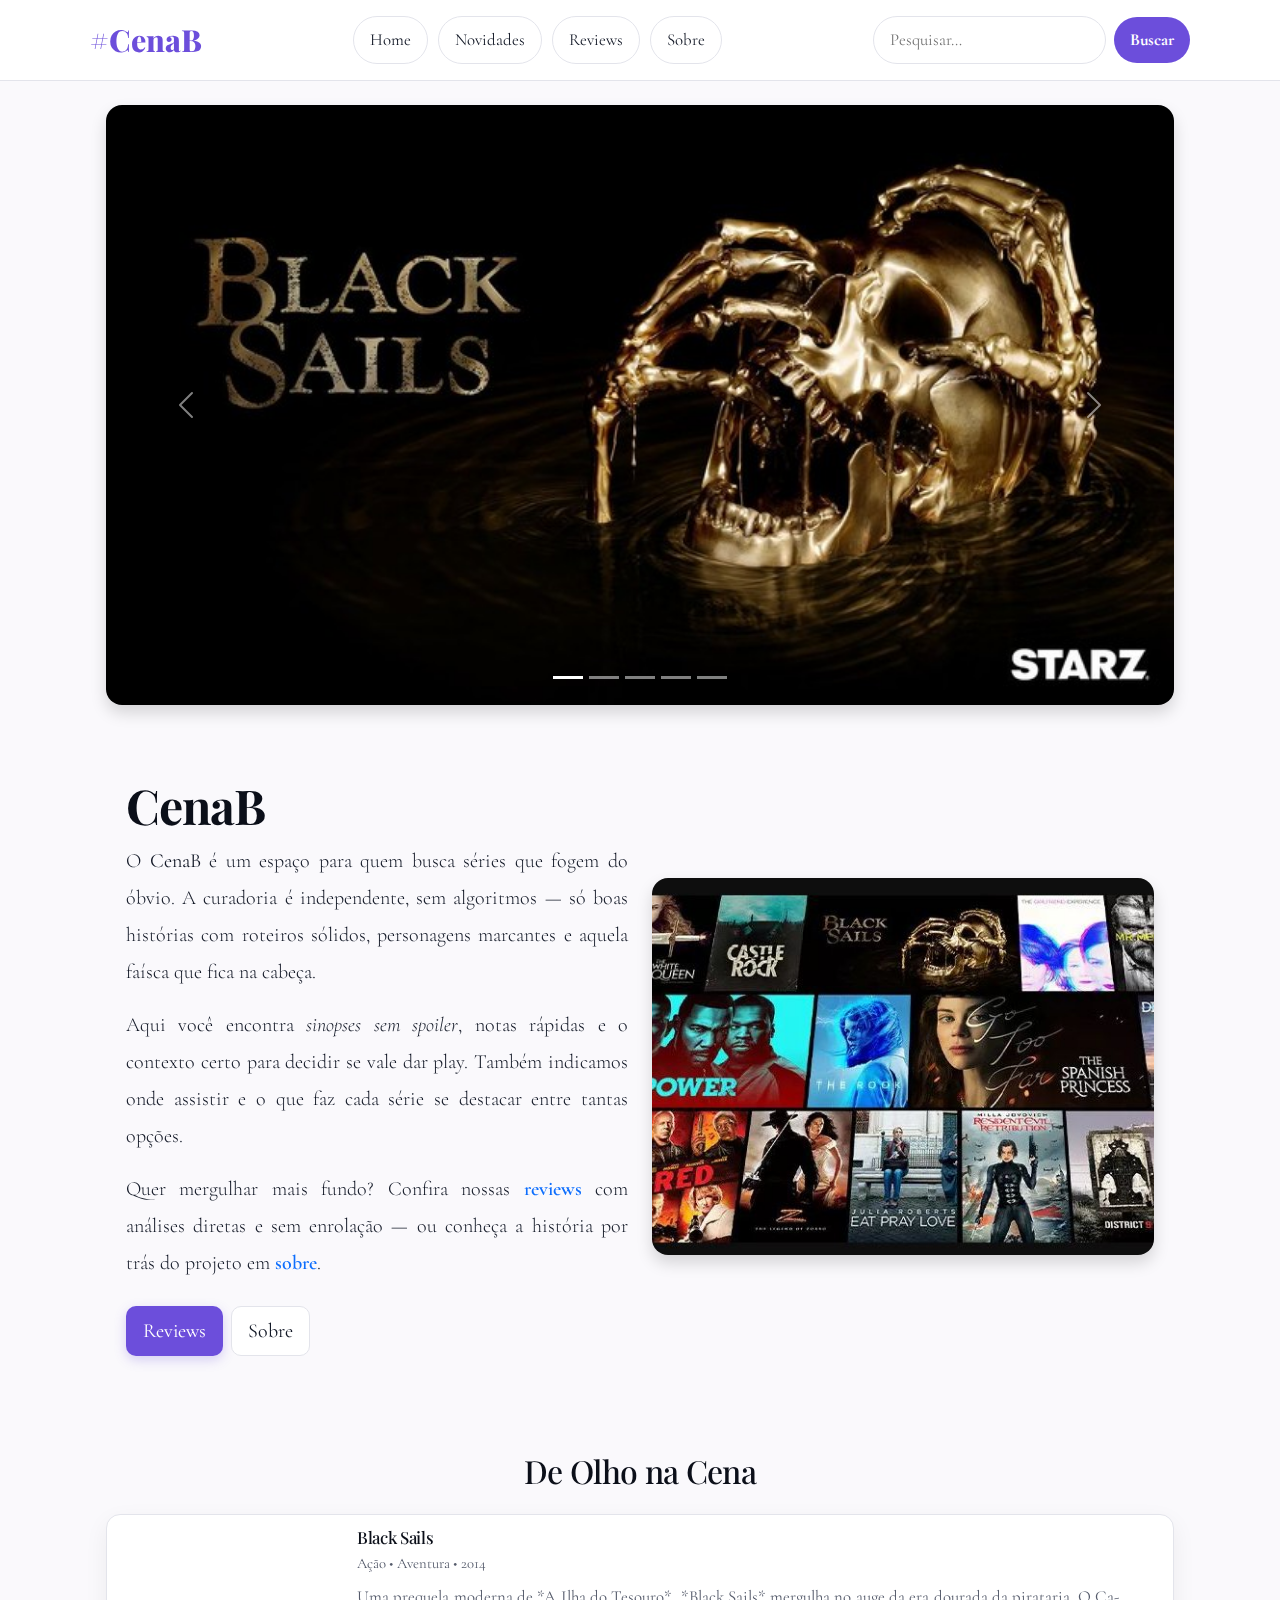
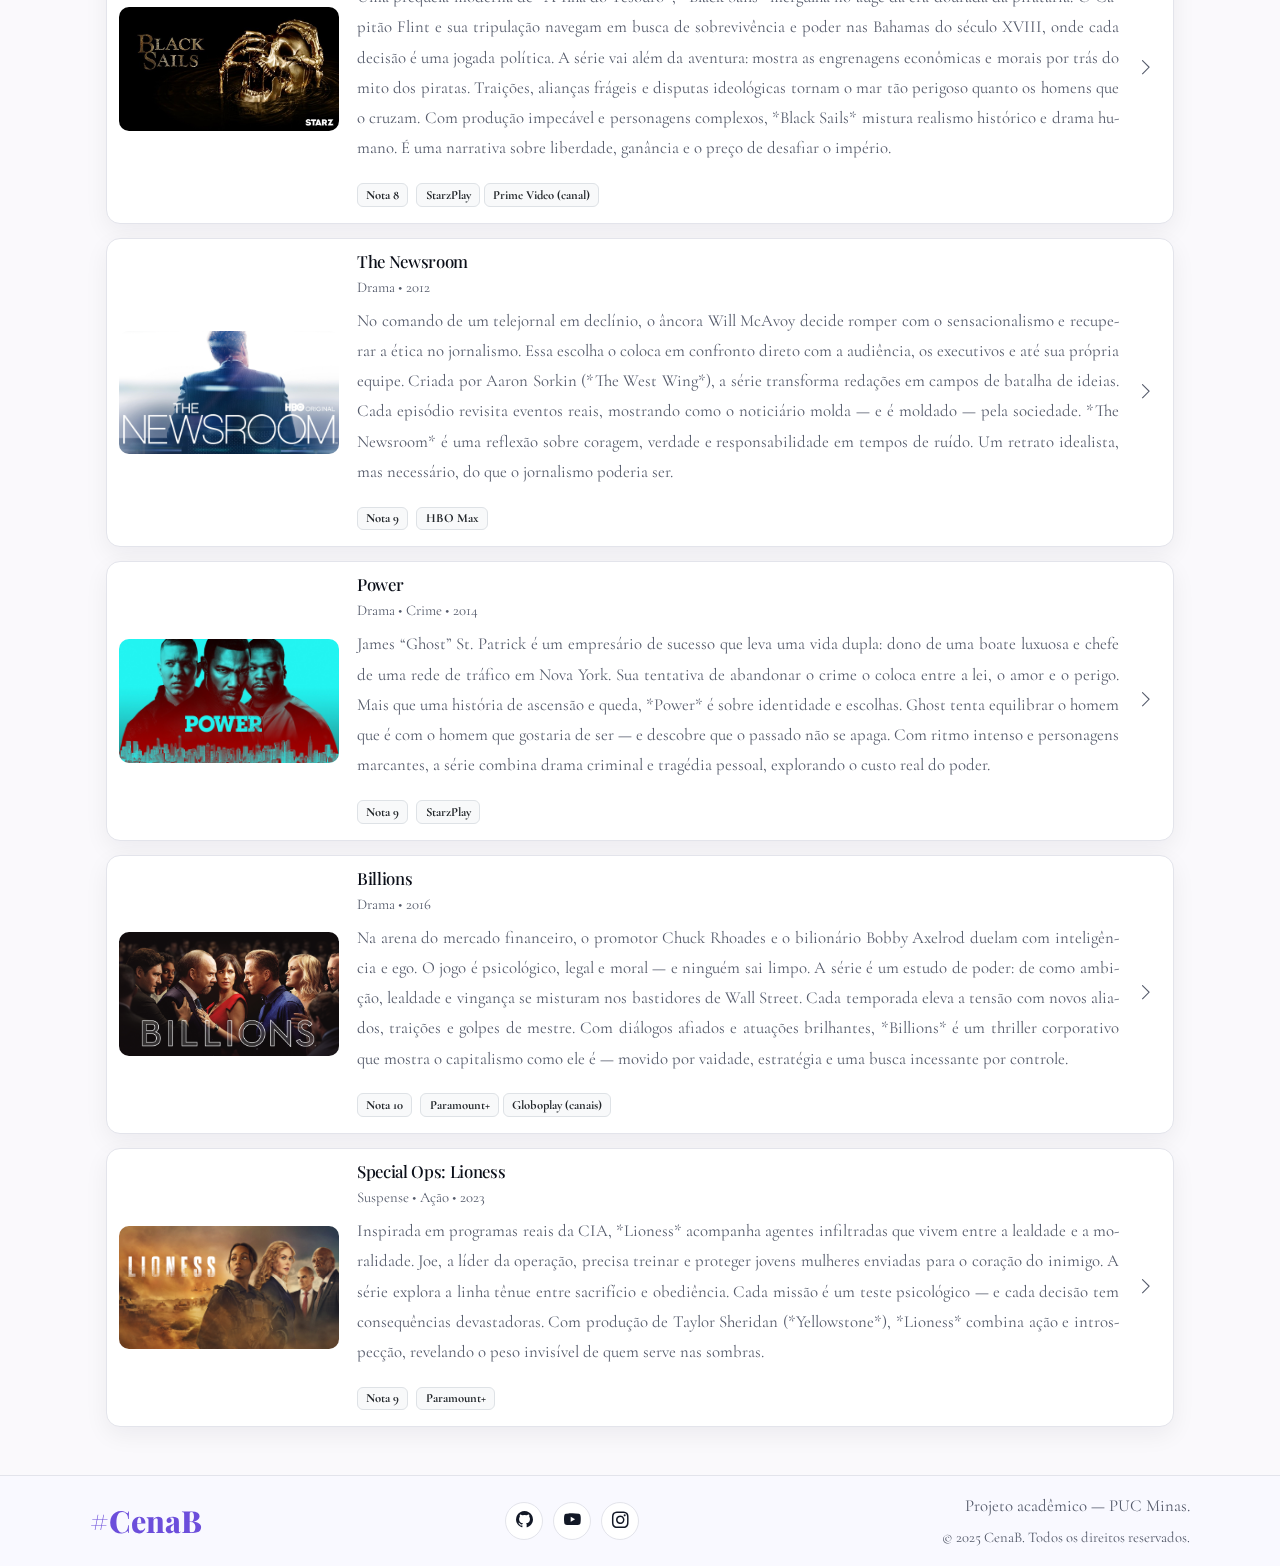
<file: index.html>
<!DOCTYPE html>
<html lang="pt-BR">

<head>
  <meta charset="utf-8" />
  <meta name="viewport" content="width=device-width,initial-scale=1" />
  <title>CenaB</title>
  <meta name="description" content="Guia independente de séries fora do radar, com reviews curtos e curadoria humana.">

  <!-- SEO / Open Graph -->
  <meta property="og:title" content="CenaB — Séries fora do radar">
  <meta property="og:description" content="Curadoria independente de séries que merecem mais destaque.">
  <meta property="og:image" content="public/Imagens/Hero/Hero001.jpg">
  <meta property="og:type" content="website">
  <meta property="og:url" content="https://seusite.com.br/">

  <!-- Favicon -->
  <link rel="icon" type="image/png" href="public/favicon.png">

  <!-- Bootstrap CSS -->
  <link href="https://cdn.jsdelivr.net/npm/bootstrap@5.3.3/dist/css/bootstrap.min.css" rel="stylesheet">

  <!-- Ícones -->
  <link rel="stylesheet" href="https://cdn.jsdelivr.net/npm/bootstrap-icons@1.11.3/font/bootstrap-icons.min.css">

  <!-- Seu CSS -->
  <link rel="stylesheet" href="style.css" />

  <!-- Fontes Google -->
  <link rel="preconnect" href="https://fonts.googleapis.com">
  <link rel="preconnect" href="https://fonts.gstatic.com" crossorigin>
  <link href="https://fonts.googleapis.com/css2?family=Cormorant+Garamond:wght@400;700&family=Playfair+Display:wght@600;700&display=swap" rel="stylesheet">
</head>

<body>
  <a class="skip-link" href="#conteudo">Pular para conteúdo</a>

  <!-- Header -->
  <header class="site-header">
    <div class="container header-wrap">
      <a class="logo" href="index.html#hero">#CenaB</a>
      <nav class="nav" aria-label="Menu principal">
        <a href="index.html#hero">Home</a>
        <a href="index.html#novidades">Novidades</a>
        <a href="reviews.html">Reviews</a>
        <a href="sobre.html">Sobre</a>
      </nav>
      <form class="search" role="search">
        <label for="q" class="sr-only">Pesquisar</label>
        <input id="q" type="search" placeholder="Pesquisar…" />
        <button type="submit" aria-label="Buscar no site">Buscar</button>
      </form>
    </div>
  </header>

  <!-- Main -->
  <main id="conteudo">
    <section class="container my-4">
      <div id="carouselDestaqueWrap"></div>
    </section>

    <!-- HERO -->
    <section id="hero" class="container py-5">
      <div class="row align-items-center g-4">

        <!-- Imagem -->
        <div class="col-12 col-lg-6 order-1 order-lg-2">
          <div class="ratio ratio-16x9 rounded-4 overflow-hidden shadow">
            <img src="public/Imagens/Hero/Hero001.jpg" alt="Colagem de capas de séries populares e alternativas" style="width:100%;height:100%;object-fit:cover;">
          </div>
        </div>

        <!-- Texto + CTAs -->
        <div class="col-12 col-lg-6 order-2 order-lg-1 d-flex flex-column justify-content-center">
          <h1 class="display-5 fw-bold mb-2">CenaB</h1>

          <p class="lead hero-copy mb-3">
            O <strong>CenaB</strong> é um espaço para quem busca séries que fogem do óbvio.
            A curadoria é independente, sem algoritmos — só boas histórias com roteiros sólidos,
            personagens marcantes e aquela faísca que fica na cabeça.
          </p>

          <p class="lead hero-copy mb-3">
            Aqui você encontra <em>sinopses sem spoiler</em>, notas rápidas e o contexto certo
            para decidir se vale dar play. Também indicamos onde assistir e o que faz cada série
            se destacar entre tantas opções.
          </p>

          <p class="lead hero-copy mb-4">
            Quer mergulhar mais fundo? Confira nossas <a href="reviews.html" class="text-decoration-none fw-semibold text-primary">reviews</a>
            com análises diretas e sem enrolação — ou conheça a história por trás do projeto em
            <a href="sobre.html" class="text-decoration-none fw-semibold text-primary">sobre</a>.
          </p>

          <div class="d-flex flex-wrap gap-2">
            <a href="reviews.html" class="btn btn-primary btn-lg">Reviews</a>
            <a href="sobre.html" class="btn btn-outline-primary btn-lg">Sobre</a>
          </div>
        </div>

      </div>
    </section>

    <!-- De Olho na Cena -->
    <section id="novidades" class="container my-5">
      <h2 class="text-center mb-4">De Olho na Cena</h2>
      <div id="listSeries" class="series-list"></div>
    </section>
  </main>

  <!-- Footer -->
  <footer class="site-footer">
    <div class="container footer-wrap">
      <a class="logo" href="index.html#hero">#CenaB</a>
      <ul class="footer-social">
        <li><a class="social-link" href="https://github.com/WaggsT" target="_blank" rel="noopener" aria-label="GitHub"><i class="bi bi-github"></i></a></li>
        <li><a class="social-link" href="https://www.youtube.com/" target="_blank" rel="noopener" aria-label="YouTube"><i class="bi bi-youtube"></i></a></li>
        <li><a class="social-link" href="https://www.instagram.com/" target="_blank" rel="noopener" aria-label="Instagram"><i class="bi bi-instagram"></i></a></li>
      </ul>
      <div class="footer-info">
        <p class="mb-1">Projeto acadêmico — PUC Minas.</p>
        <p class="small mb-0">© 2025 CenaB. Todos os direitos reservados.</p>
      </div>
    </div>
  </footer>

  <!-- Scripts -->
  <script src="https://cdn.jsdelivr.net/npm/bootstrap@5.3.3/dist/js/bootstrap.bundle.min.js"></script>
  <script type="module" src="js/app.js"></script>
</body>
</html>
</file>
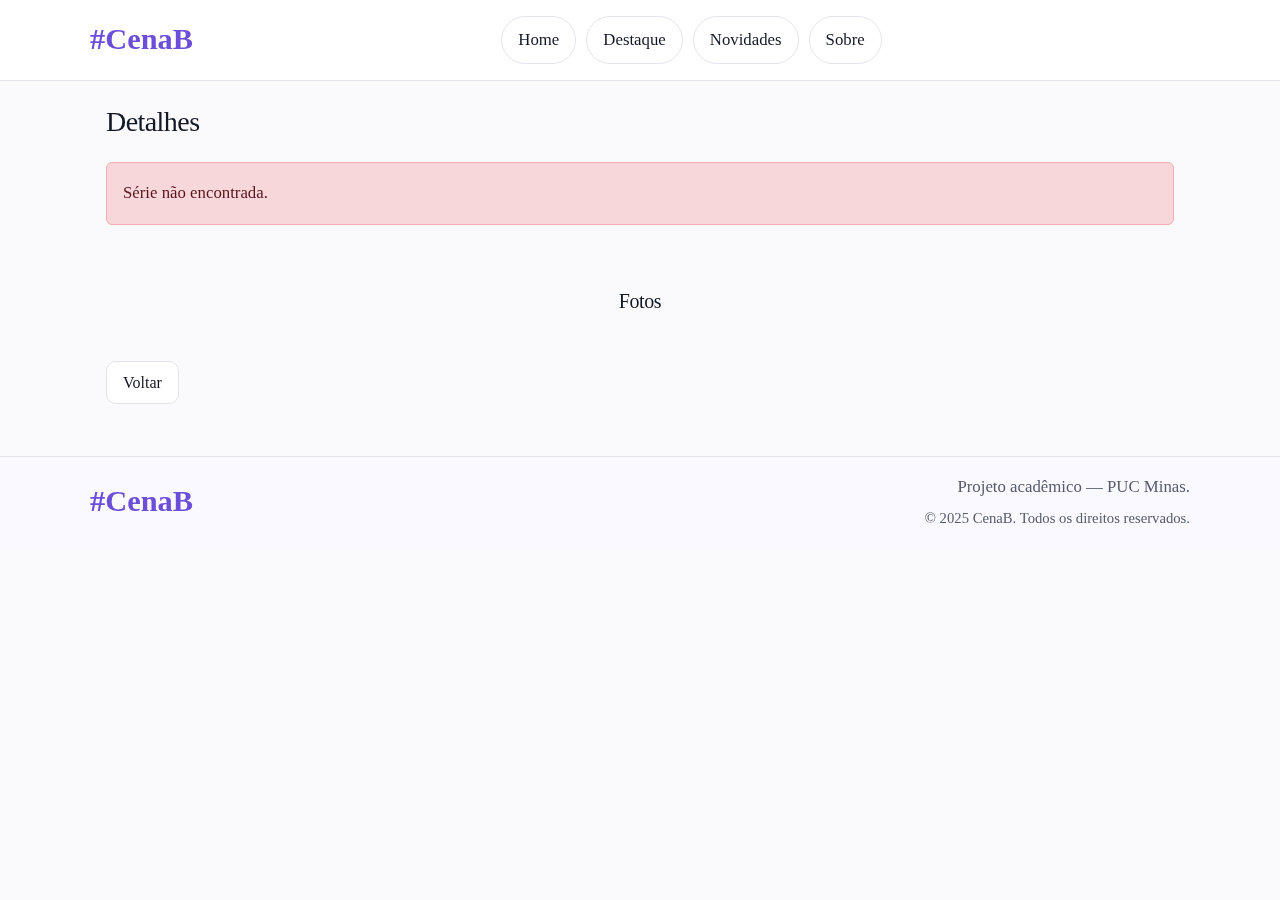
<file: detalhe.html>
<!DOCTYPE html>
<html lang="pt-BR">

<head>
    <meta charset="utf-8" />
    <meta name="viewport" content="width=device-width,initial-scale=1" />
    <title>CenaB — Detalhe</title>
    <meta name="description" content="Página de detalhe do CenaB." />

    <!-- Bootstrap CSS -->
    <link href="https://cdn.jsdelivr.net/npm/bootstrap@5.3.3/dist/css/bootstrap.min.css" rel="stylesheet">
    <!-- Bootstrap Icons (opcional, mas mantém consistência) -->
    <link rel="stylesheet" href="https://cdn.jsdelivr.net/npm/bootstrap-icons@1.11.3/font/bootstrap-icons.min.css">
    <!-- Seu CSS -->
    <link rel="stylesheet" href="style.css" />
</head>

<body>
    <a class="skip-link" href="#conteudo">Pular para conteúdo</a>

    <header class="site-header">
        <div class="container header-wrap">
            <a class="logo" href="index.html#hero">#CenaB</a>
            <nav class="nav" aria-label="Menu principal">
                <a href="index.html#hero">Home</a>
                <a href="index.html#destaque">Destaque</a>
                <a href="index.html#novidades">Novidades</a>
                <a href="sobre.html">Sobre</a>

            </nav>
            <div class="search" aria-hidden="true"></div>
        </div>
    </header>

    <main id="conteudo" class="container py-4">
        <h1 class="h3 mb-4">Detalhes</h1>

        <!-- (1) Informações gerais -->
        <section id="infoItem" class="row g-4 align-items-start mb-5">
            <!-- o app.js injeta aqui -->
        </section>

        <!-- (2) Fotos vinculadas -->
        <section id="fotosItem" class="mb-5">
            <h2 class="h5 mb-3">Fotos</h2>
            <div class="row row-cols-2 row-cols-md-3 row-cols-lg-4 g-3" id="fotosGrid">
                <!-- o app.js injeta aqui -->
            </div>
        </section>

        <a href="index.html#novidades" class="btn btn-outline-primary">Voltar</a>
    </main>

    <footer class="site-footer">
        <div class="container footer-wrap">
            <a class="logo" href="index.html#hero">#CenaB</a>
            <div class="footer-info">
                <p class="mb-1">Projeto acadêmico — PUC Minas.</p>
                <p class="small mb-0">© 2025 CenaB. Todos os direitos reservados.</p>
            </div>
        </div>
    </footer>

    <!-- Bootstrap JS -->
    <script src="https://cdn.jsdelivr.net/npm/bootstrap@5.3.3/dist/js/bootstrap.bundle.min.js"></script>
    <!-- ÚNICO script da aplicação -->
    <script type="module" src="js/app.js"></script>
</body>

</html>
</file>
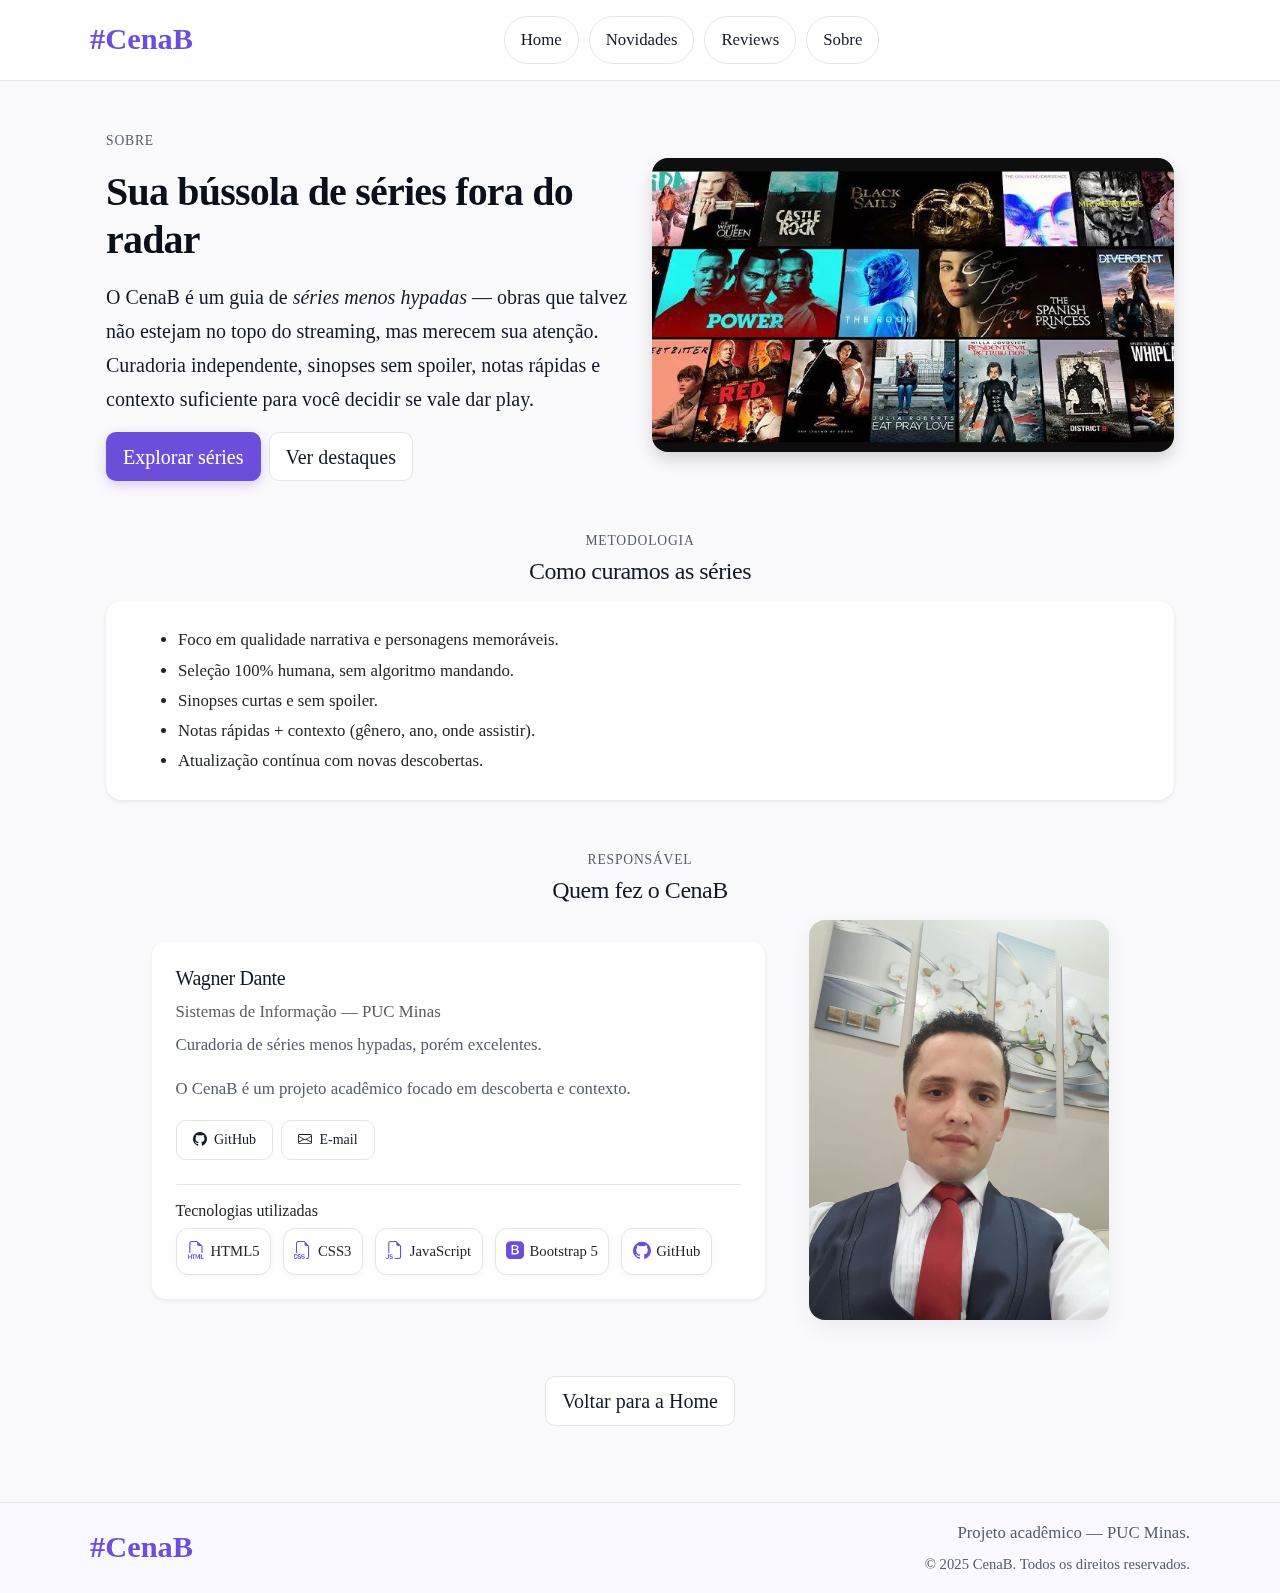
<file: sobre.html>
<!DOCTYPE html>
<html lang="pt-BR">

<head>
  <meta charset="utf-8" />
  <meta name="viewport" content="width=device-width,initial-scale=1" />
  <title>CenaB — Sobre</title>
  <meta name="description" content="Entenda a ideia do CenaB e conheça quem criou o projeto." />
  <link href="https://cdn.jsdelivr.net/npm/bootstrap@5.3.3/dist/css/bootstrap.min.css" rel="stylesheet">
  <link rel="stylesheet" href="https://cdn.jsdelivr.net/npm/bootstrap-icons@1.11.3/font/bootstrap-icons.min.css">
  <link rel="stylesheet" href="style.css" />
</head>

<body>
  <a class="skip-link" href="#conteudo">Pular para conteúdo</a>

  <!-- Header -->
  <header class="site-header">
    <div class="container header-wrap">
      <a class="logo" href="index.html#hero">#CenaB</a>
      <nav class="nav" aria-label="Menu principal">
        <a href="index.html#hero">Home</a>
        <a href="index.html#novidades">Novidades</a>
        <a href="reviews.html">Reviews</a>
        <a href="sobre.html" aria-current="page">Sobre</a>
      </nav>
      <div class="search" aria-hidden="true"></div>
    </div>
  </header>

  <main id="conteudo" class="container py-5">

    <!-- HERO: 2 colunas -->
    <section class="section">
      <div class="row align-items-center g-4">
        <div class="col-12 col-lg-6">
          <p class="eyebrow">Sobre</p>
          <h1 class="display-6 fw-bold mb-3">Sua bússola de séries fora do radar</h1>
          <p class="lead hero-copy mb-3 about-hero">
            O <strong>CenaB</strong> é um guia de <em>séries menos hypadas</em> — obras que talvez não
            estejam no topo do streaming, mas merecem sua atenção. Curadoria independente, sinopses sem spoiler,
            notas rápidas e contexto suficiente para você decidir se vale dar play.
          </p>
          <div class="d-flex flex-wrap gap-2">
            <a href="index.html#novidades" class="btn btn-primary btn-lg">Explorar séries</a>
            <a href="index.html#novidades" class="btn btn-outline-primary btn-lg">Ver destaques</a>
          </div>
        </div>
        <div class="col-12 col-lg-6">
          <div class="ratio ratio-16x9 rounded-4 shadow overflow-hidden">
            <img src="public/Imagens/Hero/Hero001.jpg" alt="Colagem de capas de séries" class="w-100 h-100"
              style="object-fit:cover" loading="lazy">
          </div>
        </div>
      </div>
    </section>

    <!-- METODOLOGIA (centralizada) -->
    <section class="section">
      <div class="section-header text-center">
        <p class="eyebrow mb-1">Metodologia</p>
        <h2 class="h4 m-0">Como curamos as séries</h2>
      </div>
      <div class="card about-card shadow-sm border-0 p-3 p-md-4">
        <ul class="mb-0">
          <li>Foco em qualidade narrativa e personagens memoráveis.</li>
          <li>Seleção 100% humana, sem algoritmo mandando.</li>
          <li>Sinopses curtas e sem spoiler.</li>
          <li>Notas rápidas + contexto (gênero, ano, onde assistir).</li>
          <li>Atualização contínua com novas descobertas.</li>
        </ul>
      </div>
    </section>

    <!-- AUTOR + TECNOLOGIAS DENTRO DO CARD -->
    <section class="section">
      <div class="section-header text-center">
        <p class="eyebrow mb-1">Responsável</p>
        <h2 class="h4 m-0">Quem fez o CenaB</h2>
      </div>

      <div class="row g-4 align-items-center justify-content-center">
        <!-- Card com texto + contatos + tecnologias -->
        <div class="col-12 col-lg-7">
          <article class="card shadow-sm border-0 p-3 p-md-4 h-100">
            <h3 class="h5 mb-2">Wagner Dante</h3>
            <p class="mb-1 text-muted">Sistemas de Informação — PUC Minas</p>
            <p class="mb-3">
              Curadoria de séries menos hypadas, porém excelentes.
            </p>
            <p>O CenaB é um projeto acadêmico focado em descoberta e contexto.</p>

            <div class="d-flex flex-wrap gap-2 mb-2">
              <a class="btn btn-outline-primary btn-sm" href="https://github.com/WaggsT" target="_blank" rel="noopener">
                <i class="bi bi-github me-1"></i> GitHub
              </a>
              <a class="btn btn-outline-secondary btn-sm" href="mailto:wagner.dante@pucminas.br">
                <i class="bi bi-envelope me-1"></i> E-mail
              </a>
            </div>

            <div class="subtle-hr"></div>

            <h4 class="h6 mb-2">Tecnologias utilizadas</h4>
            <div class="tech-list">
              <span class="tech-chip"><i class="bi bi-filetype-html"></i> HTML5</span>
              <span class="tech-chip"><i class="bi bi-filetype-css"></i> CSS3</span>
              <span class="tech-chip"><i class="bi bi-filetype-js"></i> JavaScript</span>
              <span class="tech-chip"><i class="bi bi-bootstrap-fill"></i> Bootstrap 5</span>
              <span class="tech-chip"><i class="bi bi-github"></i> GitHub</span>
            </div>
          </article>
        </div>

        <!-- Foto ao lado -->
        <div class="col-12 col-lg-4 text-center">
          <img src="public/Imagens/Autor/foto.jpg" alt="Foto de Wagner Dante" class="author-photo"
            loading="lazy">
        </div>
      </div>
    </section>

    <div class="text-center pt-2">
      <a href="index.html#hero" class="btn btn-outline-primary btn-lg">Voltar para a Home</a>
    </div>
  </main>

  <footer class="site-footer">
    <div class="container footer-wrap">
      <a class="logo" href="index.html#hero">#CenaB</a>
      <div class="footer-info">
        <p class="mb-1">Projeto acadêmico — PUC Minas.</p>
        <p class="small mb-0">© 2025 CenaB. Todos os direitos reservados.</p>
      </div>
    </div>
  </footer>

  <script src="https://cdn.jsdelivr.net/npm/bootstrap@5.3.3/dist/js/bootstrap.bundle.min.js"></script>
</body>
</html>
</file>
<file: style.css>
/* ==================== RESET GLOBAL ==================== */
* { box-sizing: border-box; margin: 0; padding: 0; }

:root {
  --bg: #faf9fc;                 /* Fundo levemente off-white */
  --text: #121826;               /* Texto principal - contraste suave */
  --muted: #555b6b;              /* Texto secundário */
  --brand: #6c4edb;              /* Roxo primário (um pouco mais moderno) */
  --brand-strong: #5532d0;       /* Versão mais escura para hover */
  --brand-soft: #f1edfe;         /* Fundo roxo suave */
  --border: #e3e4eb;             /* Borda sutil */
  --card: #ffffff;               /* Fundo dos cards */
  --shadow: 0 8px 24px rgba(17, 24, 39, 0.06); /* Sombra leve */
  --radius: 14px;
  --container: 1100px;
}


html, body{ height:100%; }

/* ==================== TIPOGRAFIA BASE ==================== */
body{
  background:var(--bg);
  color:var(--text);
  font-family:'Cormorant Garamond', serif;
  line-height:1.7;
  font-size:1.05rem;
}
@media (max-width:767.98px){
  body{ font-size:1rem; line-height:1.75; }
  h1,h2,h3{ text-wrap:balance; }
}

/* ==================== ACESSIBILIDADE ==================== */
.sr-only{ position:absolute; width:1px; height:1px; padding:0; margin:-1px; overflow:hidden; clip:rect(0,0,0,0); white-space:nowrap; border:0; }
.skip-link{ position:absolute; left:-9999px; }
.skip-link:focus{ left:auto; top:auto; background:#fff; color:#000; padding:.5rem 1rem; border-radius:10px; box-shadow:var(--shadow); }

/* Foco visível */
:focus-visible{
  outline:3px solid var(--brand);
  outline-offset:2px;
  border-radius:6px;
  transition:outline-offset .2s ease;
}
a:focus-visible, button:focus-visible, input:focus-visible{
  box-shadow:0 0 0 3px #8b5cf615;
}

.container{ max-width:var(--container); margin:0 auto; padding:0 16px; }

/* ==================== TIPOGRAFIA ==================== */
h1,h2,h3,h4{ font-family:'Playfair Display', serif; color:#0b0f19; }
h2{ text-align:center; margin:1.25rem 0; }
h3{ margin:.5rem 0; }

/* ==================== HEADER ==================== */
.site-header{
  background:#ffffffee; backdrop-filter:saturate(1.1) blur(4px);
  border-bottom:1px solid var(--border); position:sticky; top:0; z-index:20;
}
.header-wrap{ display:flex; align-items:center; justify-content:space-between; gap:16px; flex-wrap:wrap; padding:14px 0; }
.logo{ font-family:'Playfair Display', serif; font-weight:800; font-size:1.9rem; color:var(--brand); text-decoration:none; }

/* MENU */
.nav{ display:flex; gap:10px; flex-wrap:wrap; }
.nav a{
  color:var(--text); text-decoration:none; background:transparent; border:1px solid var(--border);
  padding:.55rem 1rem; border-radius:999px; transition:all .22s ease;
}
.nav a:hover{ border-color:var(--brand); color:var(--brand); background:var(--brand-soft); }

/* BUSCA */
.search{ display:flex; gap:.5rem; align-items:center; }
.search input{
  background:#fff; color:var(--text); border:1px solid var(--border); border-radius:999px;
  padding:.55rem 1rem; min-width:200px; outline:0;
}
.search input:focus{ border-color:var(--brand); box-shadow:0 0 0 3px #8b5cf614; }
.search button{
  background:var(--brand); color:#fff; border:0; border-radius:999px; padding:.55rem 1rem; cursor:pointer; font-weight:700;
}
.search button:hover{ background:var(--brand-strong); }
@media (max-width:768px){ .search{ flex-basis:100%; justify-content:center; } }

/* ==================== CARDS GENÉRICOS ==================== */
.card{
  background:var(--card); border:1px solid var(--border); border-radius:var(--radius);
  padding:18px; box-shadow:var(--shadow);
}
.card h3{ color:#111827; }
.card p{ color:var(--muted); }

/* ==================== HERO DA HOME ==================== */
#hero h1{ text-wrap:balance; margin-bottom:.75rem; }
#hero .hero-copy{ text-align:justify; line-height:1.85; max-width:62ch; }
@media (max-width:767.98px){ #hero .hero-copy{ text-align:left; max-width:none; } }

/* ==================== CARROSSEL TOP 5 ==================== */
#top5 .carousel-item{ position:relative; }
#top5 .carousel-item img{ display:block; width:100%; aspect-ratio:16/9; object-fit:cover; transition:filter .25s ease, transform .25s ease; }
#top5 .hover-caption{
  position:absolute; left:12px; right:12px; bottom:14px; background:rgba(17,24,39,.72);
  color:#fff; padding:12px 16px; border-radius:12px; opacity:0; transform:translateY(8px);
  transition:opacity .25s ease, transform .25s ease;
}
#top5 .carousel-item:hover img{ filter:brightness(60%); }
#top5 .carousel-item:hover .hover-caption{ opacity:1; transform:translateY(0); }
@media (max-width:767.98px){ #top5 .hover-caption{ opacity:1; transform:none; } #top5 .carousel-item img{ filter:none; } }

/* ==================== BOTÕES E LINKS ==================== */
a, .btn{ transition:all .22s ease; }

.btn{
  display:inline-block; border-radius:10px; border:1px solid var(--border);
  padding:.55rem 1rem; text-decoration:none; color:var(--text); background:#fff; transition:all .22s ease;
}
.btn:hover{ border-color:var(--brand); color:var(--brand); background:var(--brand-soft); }
.btn-primary{ background:var(--brand); color:#fff; border-color:transparent; }
.btn-primary:hover{ background:var(--brand-strong); filter:brightness(.93); }

/* ==================== FOOTER ==================== */
.site-footer{ border-top:1px solid var(--border); background:#fff; color:var(--text); margin-top:28px; }
.footer-wrap{ display:flex; gap:16px; align-items:center; justify-content:space-between; flex-wrap:wrap; padding:16px 0; }
.footer-social{ list-style:none; display:flex; gap:10px; margin:0; padding:0; }
.social-link{
  display:inline-flex; width:38px; height:38px; align-items:center; justify-content:center;
  border:1px solid var(--border); border-radius:999px; text-decoration:none; color:var(--text); background:#fff; transition:all .22s ease;
}
.social-link:hover{ background:var(--brand); color:#fff; border-color:var(--brand); }
.footer-info{ text-align:right; }
@media (max-width:575.98px){
  .footer-info{ text-align:center; width:100%; }
  .footer-wrap{ justify-content:center; flex-direction:column; }
}

/* ==================== PÁGINA SOBRE ==================== */
.section{ margin-bottom:3rem; }
.section-header{ margin-bottom:1rem; }
.eyebrow{ font-size:.85rem; letter-spacing:.06em; text-transform:uppercase; color:var(--muted); }

/* Hero sobre */
.about-hero{ max-width:58ch; }

/* Card de metodologia */
.about-card{ border-radius:1rem; }
.about-card ul{ margin-left:1rem; line-height:1.8; }

/* Autor (foto) */
.author-photo{
  max-width:300px; width:100%; aspect-ratio:3/4; object-fit:cover;
  border-radius:1rem; box-shadow:var(--shadow);
}

/* Divisor sutil dentro do card */
.subtle-hr{ height:1px; background:var(--border); margin:1rem 0; border-radius:1px; }

/* Chips de tecnologia */
.tech-list{ display:flex; flex-wrap:wrap; gap:.5rem .75rem; }
.tech-chip{
  display:inline-flex; align-items:center; gap:.35rem; padding:.45rem .65rem;
  border:1px solid var(--border); border-radius:12px; background:#fff; font-size:.92rem;
  box-shadow:0 2px 10px rgba(2,6,23,.04);
  transition:transform .15s ease, border-color .15s ease, box-shadow .15s ease;
}
.tech-chip i{ font-size:1.1rem; color:var(--brand); }
.tech-chip:hover{ transform:translateY(-1px); border-color:var(--brand); box-shadow:0 6px 18px rgba(109,66,193,.14); }

/* ==== Efeito hover no carrossel de destaque ==== */
#carouselDestaqueWrap a.d-block { display:block; overflow:hidden; cursor:pointer; }
#carouselDestaqueWrap img { transition: transform 0.5s ease, filter 0.4s ease; }
#carouselDestaqueWrap a.d-block:hover img { transform: scale(1.05); filter: brightness(90%); }

/* ==================== LISTA DE SÉRIES ==================== */
.series-list{ display:flex; flex-direction:column; gap:14px; }

.series-item{
  display:grid;
  grid-template-columns:220px 1fr 24px;
  align-items:center;
  gap:18px;
  text-decoration:none;
  background:#fff;
  border:1px solid var(--border);
  border-radius:14px;
  box-shadow:var(--shadow);
  padding:12px;
  transition:transform .15s ease, box-shadow .15s ease, border-color .15s ease;
  color:inherit;
}
.series-item:hover{
  transform:translateY(-1px);
  border-color:var(--brand);
  box-shadow:0 10px 32px rgba(109,66,193,.14);
}

.series-thumb{ border-radius:10px; overflow:hidden; }
.series-thumb img{ width:100%; height:100%; object-fit:cover; aspect-ratio:16/9; transition:transform .35s ease; }
.series-item:hover .series-thumb img{ transform:scale(1.03); }

.series-info h3{ margin:0 0 4px 0; font-size:1.05rem; color:#0b0f19; }
.series-meta{ font-size:.92rem; color:var(--muted); margin-bottom:6px; }
.series-desc{ color:var(--muted); text-align:justify; line-height:1.8; text-justify:inter-word; hyphens:auto; }
.series-tags{ margin-top:8px; }
.series-chevron{ color:var(--muted); font-size:1.1rem; transition:transform .15s ease, color .15s ease; }
.series-item:hover .series-chevron{ transform:translateX(3px); color:var(--brand); }

/* Responsivo: empilhar no mobile */
@media (max-width:767.98px){
  .series-item{
    grid-template-columns:1fr 24px;
    grid-template-rows:auto auto;
  }
  .series-thumb{ grid-column:1 / -1; }
}

/* Ajuste da imagem do bloco CenaB (hero) */
#hero .ratio img{
  object-fit:cover;
  height:100%;
  border-radius:12px;
}
@media (min-width:992px){
  #hero .ratio{ aspect-ratio:4/3; height:auto; }
}

/* ==================== MODO ESCURO (base opcional) ==================== */
@media (prefers-color-scheme: dark){
  :root{
    --bg:#0f172a;
    --text:#f1f5f9;
    --border:#1e293b;
    --card:#1e293b;
    --brand-soft:#312e81;
    --muted:#94a3b8;
  }
}
/* ==================== UX E RESPONSIVIDADE EXTRA ==================== */

/* HERO - melhor equilíbrio em telas pequenas */
@media (max-width: 767.98px) {
  #hero {
    padding-top: 2rem;
    padding-bottom: 2.5rem;
  }

  #hero h1 {
    font-size: 1.9rem;
    text-align: center;
  }

  #hero .hero-copy {
    text-align: left;
    line-height: 1.75;
    margin-bottom: 1rem;
  }

  #hero .d-flex {
    justify-content: center;
  }

  #hero .btn {
    width: 100%;
    max-width: 220px;
    margin: 0 auto;
  }
}

/* Ajuste do carrossel no mobile */
@media (max-width: 767.98px) {
  #carouselDestaqueWrap {
    margin-bottom: 1rem;
  }
  #carouselDestaqueWrap img {
    border-radius: 12px;
  }
}

/* FOOTER - alinhamento e espaçamento */
@media (max-width: 575.98px) {
  .site-footer {
    text-align: center;
    padding: 1.5rem 0;
  }

  .footer-wrap {
    flex-direction: column;
    align-items: center;
    gap: 0.75rem;
  }

  .footer-social {
    justify-content: center;
  }

  .footer-info {
    text-align: center;
    margin-top: 0.5rem;
  }

  .footer-info p {
    margin-bottom: 0.25rem;
    font-size: 0.9rem;
  }
}
/* ==================== ACABAMENTO VISUAL ==================== */

/* Suaviza transições */
* {
  transition: color .15s ease, background-color .2s ease, box-shadow .2s ease, border-color .2s ease;
}

/* Headings mais elegantes */
h1, h2, h3 {
  letter-spacing: -0.02em;
}

/* Pequeno destaque em links no texto */
a.text-primary, a.fw-semibold.text-primary {
  text-decoration: none;
  border-bottom: 1px solid transparent;
}
a.text-primary:hover {
  border-bottom-color: var(--brand);
}

/* Cards com sombra mais sutil */
.card:hover {
  box-shadow: 0 10px 26px rgba(17, 24, 39, 0.1);
}

/* Botões */
.btn-primary {
  box-shadow: 0 4px 12px rgba(108, 78, 219, 0.25);
}
.btn-primary:hover {
  box-shadow: 0 6px 18px rgba(108, 78, 219, 0.35);
}

/* Footer refinado */
.site-footer {
  background: #f9f9ff;
}
.footer-info p {
  color: #555b6b;
}

/* Hero – ajuste de equilíbrio no desktop */
@media (min-width: 992px) {
  #hero .col-lg-6:first-child {
    padding-right: 2rem;
  }
  #hero .col-lg-6:last-child {
    padding-left: 2rem;
  }
}
</file>
